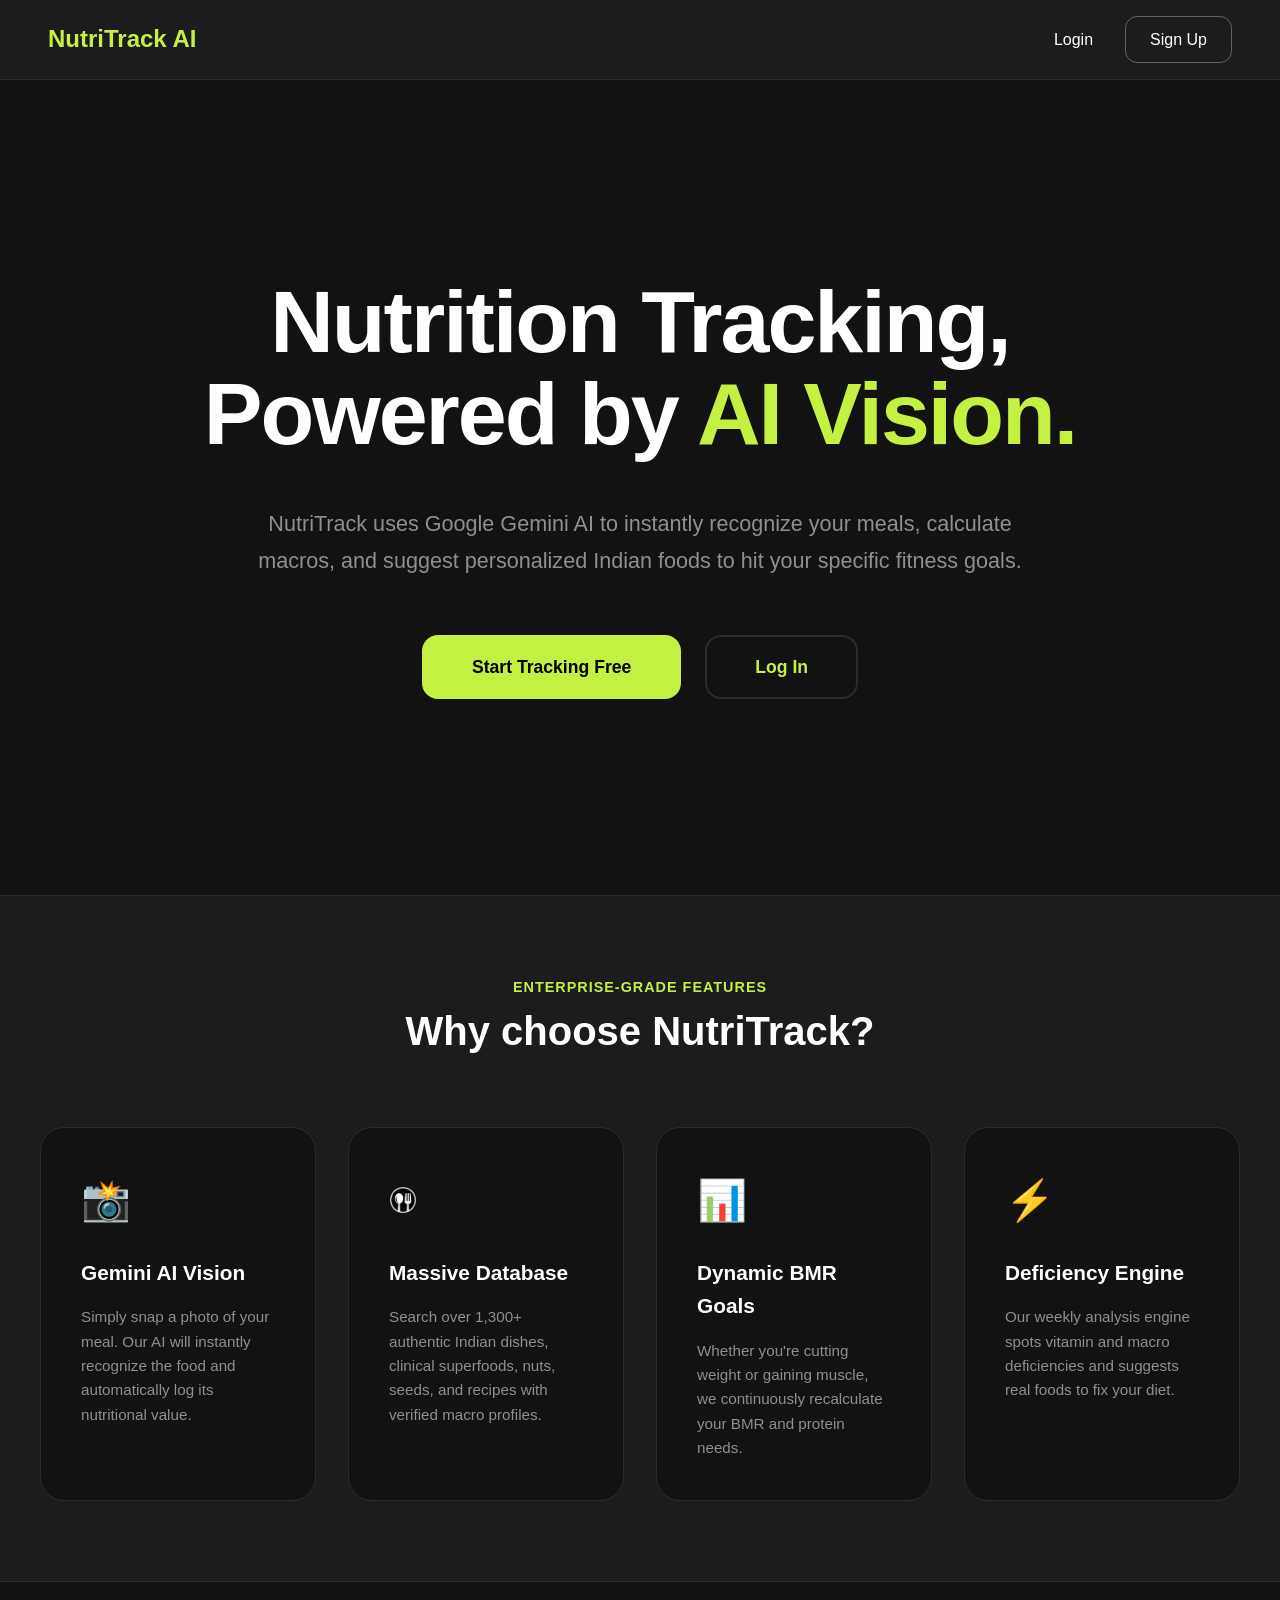
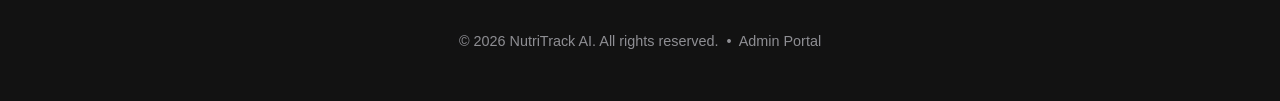
<file: templates/index.html>
<!DOCTYPE html>
<html lang="en">
<head>
    <meta charset="UTF-8">
    <meta name="viewport" content="width=device-width, initial-scale=1.0">
    <title>NutriTrack AI - Smart Meal Tracking</title>
    <style>
        :root {
            --bg-color: #121212;
            --card-bg: #1c1c1e;
            --card-bg-light: #2c2c2e;
            --primary-color: #c4f042;
            --text-main: #ffffff;
            --text-muted: #8e8e93;
            --border-color: #2c2c2e;
        }
        body { font-family: -apple-system, BlinkMacSystemFont, "Segoe UI", Roboto, sans-serif; background-color: var(--bg-color); margin: 0; padding: 0; color: var(--text-main); line-height: 1.6; }
        
        /* Navbar */
        .navbar { display: flex; justify-content: space-between; align-items: center; height: 80px; padding: 0 3rem; box-sizing: border-box; background-color: var(--card-bg); border-bottom: 1px solid var(--border-color); position: sticky; top: 0; z-index: 100; }
        .nav-brand { font-size: 1.5rem; font-weight: 700; color: var(--primary-color); display: flex; align-items: center; gap: 8px; text-decoration: none; }
        .nav-links { display: flex; align-items: center; gap: 2rem; font-size: 1rem; font-weight: 500; }
        .nav-links a { color: var(--text-main); text-decoration: none; transition: color 0.2s; }
        .nav-links a:hover { color: var(--primary-color); }
        
        .nav-signup { padding: 0.6rem 1.5rem; border-radius: 12px; border: 1px solid rgba(255,255,255,0.3); color: white !important; transition: all 0.2s; }
        .nav-signup:hover { border-color: var(--primary-color); background: rgba(196, 240, 66, 0.05); color: var(--primary-color) !important; }

        /* Hero Section */
        .hero-section { min-height: calc(100vh - 85px); display: flex; flex-direction: column; align-items: center; justify-content: center; text-align: center; max-width: 1000px; margin: 0 auto; padding: 0 1.5rem; }
        .hero-section h1 { font-size: 5.5rem; margin: 0 0 1.5rem 0; color: var(--text-main); line-height: 1.05; letter-spacing: -2px; font-weight: 800; }
        .hero-section h1 span { color: var(--primary-color); }
        .hero-section p { color: var(--text-muted); font-size: 1.35rem; margin-bottom: 3.5rem; padding: 0 2rem; max-width: 800px; line-height: 1.7; }
        
        .btn-group { display: flex; gap: 1.5rem; justify-content: center; }
        .btn { padding: 1rem 3rem; border-radius: 16px; font-size: 1.1rem; font-weight: 700; cursor: pointer; text-decoration: none; transition: all 0.2s; }
        .btn-primary { background: var(--primary-color); color: #000; border: 2px solid var(--primary-color); }
        .btn-primary:hover { transform: translateY(-2px); box-shadow: 0 10px 20px rgba(196, 240, 66, 0.2); }
        .btn-secondary { background: transparent; color: var(--primary-color); border: 2px solid var(--border-color); }
        .btn-secondary:hover { border-color: var(--primary-color); background: rgba(196, 240, 66, 0.05); }

        /* Features Section */
        .features-section { background: var(--card-bg); border-top: 1px solid var(--border-color); padding: 5rem 1.5rem; }
        .features-container { max-width: 1200px; margin: 0 auto; }
        .section-title { text-align: center; margin-bottom: 4rem; }
        .section-title h2 { font-size: 2.5rem; margin: 0 0 10px 0; }
        .section-title p { color: var(--primary-color); font-weight: 600; margin: 0; text-transform: uppercase; letter-spacing: 1px; font-size: 0.9rem; }

        .features-grid { display: grid; grid-template-columns: repeat(auto-fit, minmax(250px, 1fr)); gap: 2rem; }
        .feature-card { background: var(--bg-color); padding: 2.5rem; border-radius: 24px; border: 1px solid var(--border-color); transition: transform 0.2s; }
        .feature-card:hover { transform: translateY(-5px); border-color: var(--primary-color); }
        .feature-icon { font-size: 2.5rem; margin-bottom: 1.5rem; }
        .feature-card h3 { font-size: 1.3rem; margin: 0 0 1rem 0; }
        .feature-card p { color: var(--text-muted); margin: 0; font-size: 0.95rem; }

        /* Footer */
        .footer { padding: 3rem 1.5rem; text-align: center; border-top: 1px solid var(--border-color); margin-top: auto; }
        .footer p { color: var(--text-muted); font-size: 0.9rem; margin: 0; }
    </style>
</head>
<body>
    <nav class="navbar">
        <a href="/" class="nav-brand">NutriTrack AI</a>
        <div class="nav-links">
            <a href="/login">Login</a>
            <a href="/register" class="nav-signup">Sign Up</a>
        </div>
    </nav>

    <div class="hero-section">
        <h1>Nutrition Tracking,<br>Powered by <span>AI Vision.</span></h1>
        <p>NutriTrack uses Google Gemini AI to instantly recognize your meals, calculate macros, and suggest personalized Indian foods to hit your specific fitness goals.</p>
        
        <div class="btn-group">
            <a href="/register" class="btn btn-primary">Start Tracking Free</a>
            <a href="/login" class="btn btn-secondary">Log In</a>
        </div>
    </div>

    <div class="features-section">
        <div class="features-container">
            <div class="section-title">
                <p>Enterprise-Grade Features</p>
                <h2>Why choose NutriTrack?</h2>
            </div>
            
            <div class="features-grid">
                <div class="feature-card">
                    <div class="feature-icon">📸</div>
                    <h3>Gemini AI Vision</h3>
                    <p>Simply snap a photo of your meal. Our AI will instantly recognize the food and automatically log its nutritional value.</p>
                </div>
                <div class="feature-card">
                    <div class="feature-icon"><img src="/static/img/food_icon.png" alt="Food Icon" style="width: 28px; height: 28px; object-fit: contain;"></div>
                    <h3>Massive Database</h3>
                    <p>Search over 1,300+ authentic Indian dishes, clinical superfoods, nuts, seeds, and recipes with verified macro profiles.</p>
                </div>
                <div class="feature-card">
                    <div class="feature-icon">📊</div>
                    <h3>Dynamic BMR Goals</h3>
                    <p>Whether you're cutting weight or gaining muscle, we continuously recalculate your BMR and protein needs.</p>
                </div>
                <div class="feature-card">
                    <div class="feature-icon">⚡</div>
                    <h3>Deficiency Engine</h3>
                    <p>Our weekly analysis engine spots vitamin and macro deficiencies and suggests real foods to fix your diet.</p>
                </div>
            </div>
        </div>
    </div>

    <footer class="footer">
        <p>&copy; 2026 NutriTrack AI. All rights reserved. &nbsp;•&nbsp; <a href="/admin/login" style="color: var(--text-muted); text-decoration: none; transition: color 0.2s;" onmouseover="this.style.color='var(--primary-color)'" onmouseout="this.style.color='var(--text-muted)'">Admin Portal</a></p>
    </footer>
</body>
</html>
</file>
